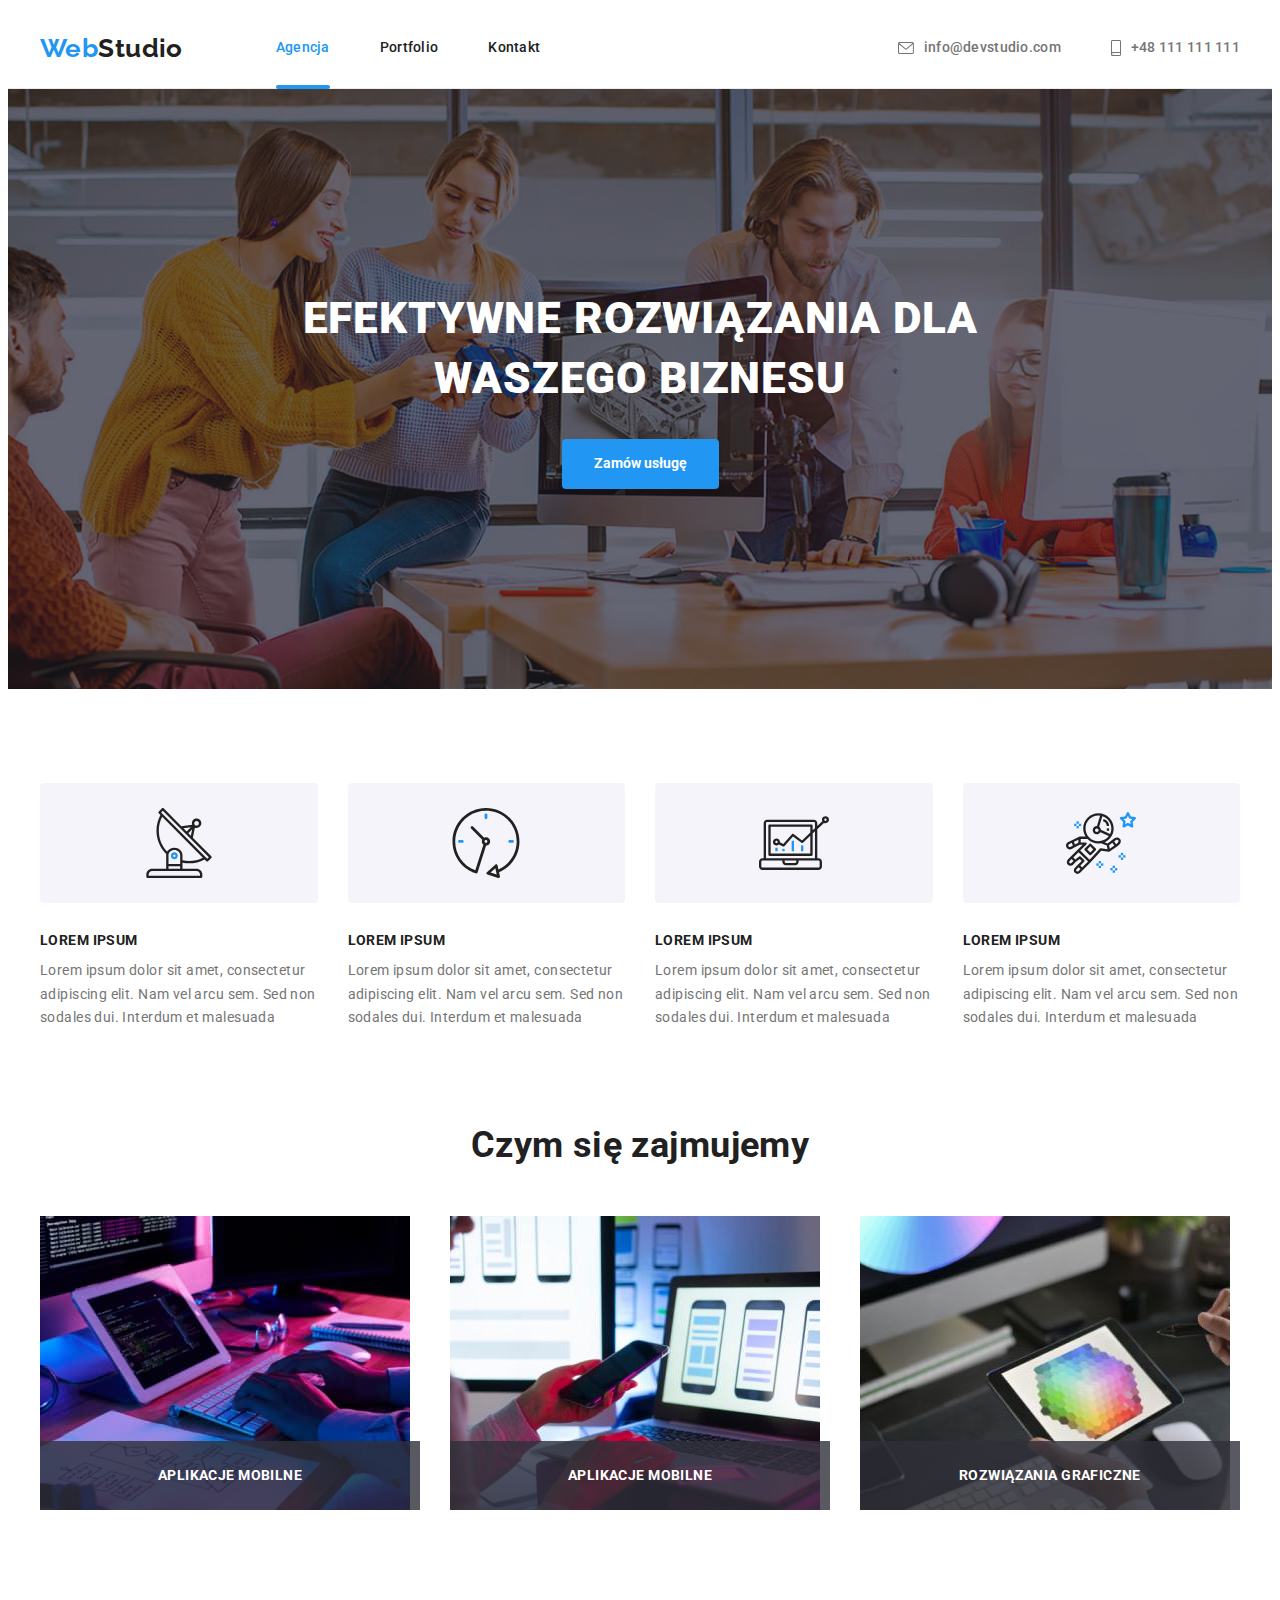
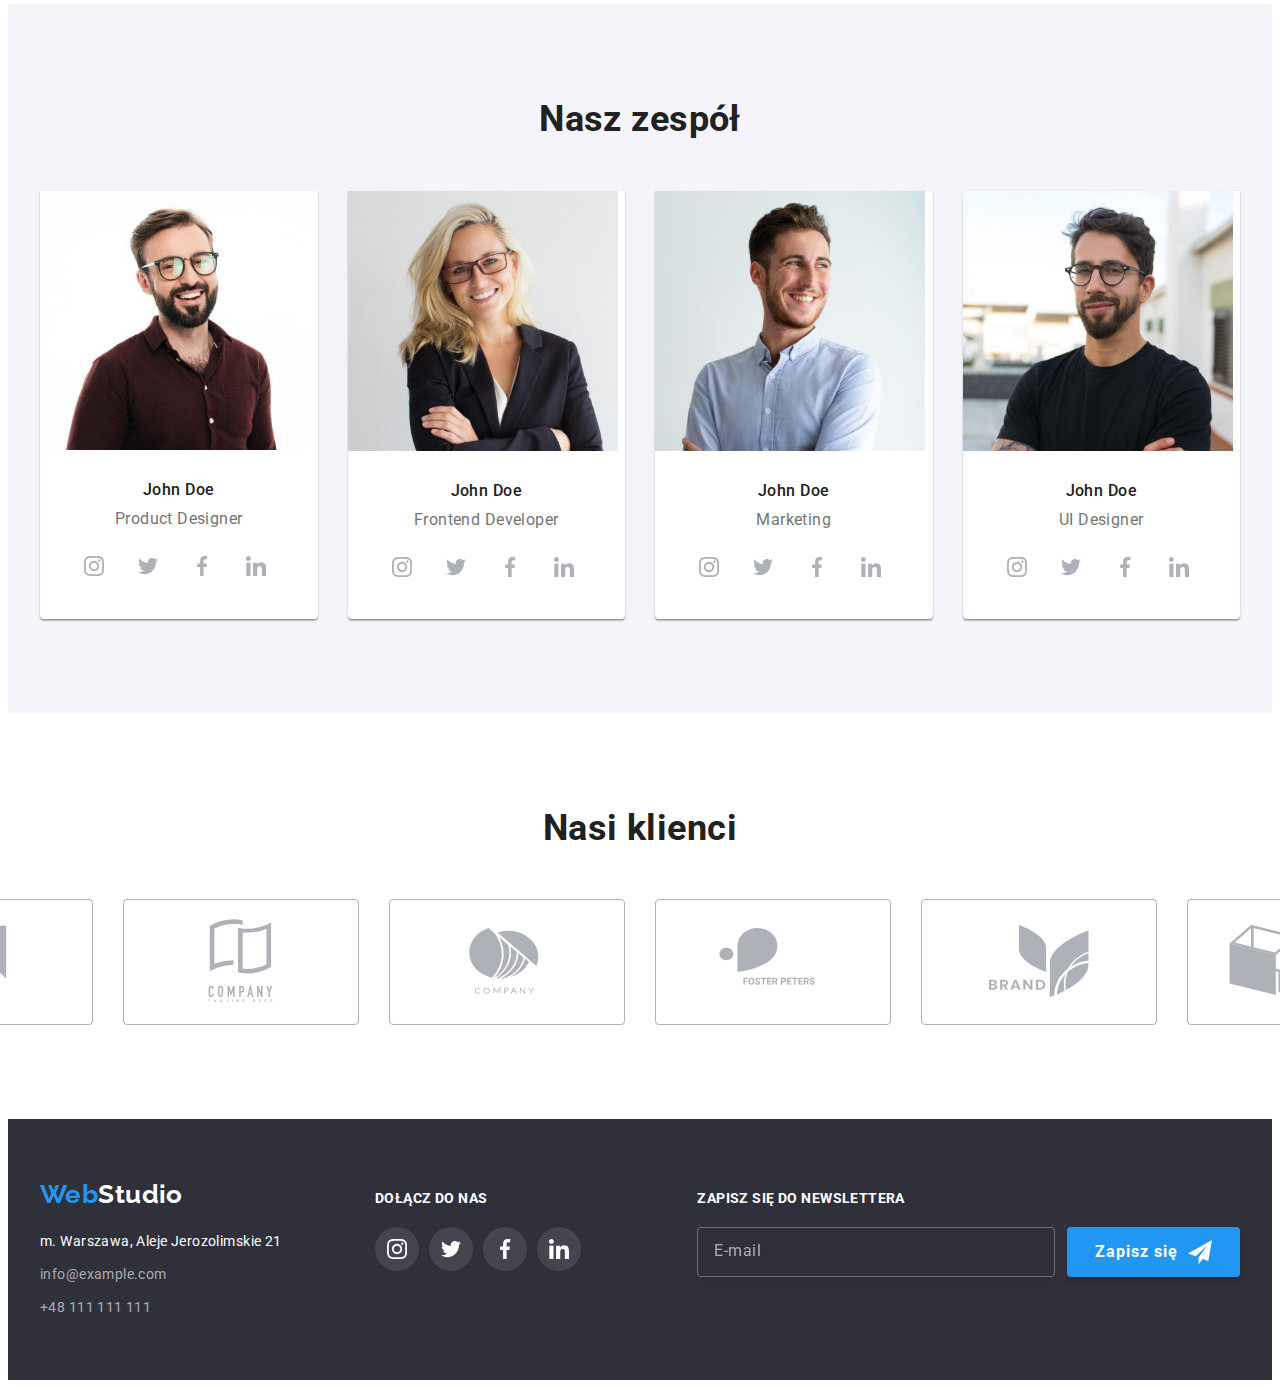
<file: index.html>
<!DOCTYPE html>
<html lang="en">

    <head>
        <meta charset="UTF-8">
        <meta http-equiv="X-UA-Compatible" content="IE=edge">
        <meta name="viewport" content="width=device-width, initial-scale=1.0">
        <title>Web Studio</title>
        <link rel="stylesheet" href="https://cdnjs.cloudflare.com/ajax/libs/modern-normalize/1.1.0/modern-normalize.min.css"
            integrity="sha512-wpPYUAdjBVSE4KJnH1VR1HeZfpl1ub8YT/NKx4PuQ5NmX2tKuGu6U/JRp5y+Y8XG2tV+wKQpNHVUX03MfMFn9Q=="
            crossorigin="anonymous" referrerpolicy="no-referrer" />
        <link rel="preconnect" href="https://fonts.gstatic.com">
        <link href="https://fonts.googleapis.com/css2?family=Raleway:wght@700&family=Roboto:wght@400;500;700;900&display=swap"
            rel="stylesheet">
        <link rel="stylesheet" href="./css/main.min.css">
    </head>

<body>

    <header class="header">
        <div class="conteiner header__conteiner">
            <nav class="navigation">
                <a href="./index.html" lang="en" class="logo link"><span class="logo--color">Web</span>Studio</a>
                <ul class="menu list">
                    <li class="menu__item"><a href="./index.html" class="menu__link menu__link--active link">Agencja</a></li>
                    <li class="menu__item"><a href="./portfolio.html" class="menu__link link">Portfolio</a></li>
                    <li class="menu__item"><a href="" class="menu__link link">Kontakt</a></li>
                </ul>
            </nav>
            <ul class="contact list">
                <li class="contact__item">
                    <a href="mailto:info@devstudio.com" class="contact__link link">
                        <svg class="contact__icon" width="16" height="12">
                            <use href="./images/sprite.svg#icon-envelope"></use>
                        </svg>
                    info@devstudio.com</a>
                </li>
                <li class="contact__item">
                    <a href="tel:+48111111111" class="contact__link link">
                        <svg class="contact__icon" width="10" height="16">
                            <use href="./images/sprite.svg#icon-smartphone"></use>
                        </svg>
                    +48 111 111 111</a>
                </li>
            </ul>
        </div>
    </header>

    <main>

        <!--HERO-->
        <section class="hero">
            <div class="conteiner">
                <h1 class="hero__title">
                        EFEKTYWNE ROZWIĄZANIA DLA WASZEGO BIZNESU
                </h1>
                <button type="button" class="hero__btn button" data-modal-open>Zamów usługę</button>
            </div>
        </section>

        <!--FEATURE-->
        <section class="feature section">
            <div class="conteiner">
                
                <ul class="feature-list list">
                    <li class="feature-list__item">
                        <div class="feature-list__icon--fon">
                            <svg class="feature-list__icon">
                                <use href="./images/sprite.svg#icon-antenna"></use>
                            </svg>
                        </div>
                        <h3 class="feature-list__subtitle subtitle">LOREM IPSUM</h3>
                        <p class="feature-list__text">Lorem ipsum dolor sit amet, consectetur adipiscing elit. Nam vel arcu sem. Sed non sodales dui. Interdum et malesuada</p>
                    </li>
                    <li class="feature-list__item">
                        <div class="feature-list__icon--fon">
                            <svg class="feature-list__icon">
                                <use href="./images/sprite.svg#icon-clock"></use>
                            </svg>
                        </div>
                        <h3 class="feature-list__subtitle subtitle">LOREM IPSUM</h3>
                        <p class="feature-list__text">Lorem ipsum dolor sit amet, consectetur adipiscing elit. Nam vel arcu sem. Sed non sodales dui. Interdum et malesuada</p>
                    </li>
                    <li class="feature-list__item">
                        <div class="feature-list__icon--fon">
                            <svg class="feature-list__icon">
                                <use href="./images/sprite.svg#icon-diagram"></use>
                            </svg>
                        </div>
                        <h3 class="feature-list__subtitle subtitle">LOREM IPSUM</h3>
                        <p class="feature-list__text">Lorem ipsum dolor sit amet, consectetur adipiscing elit. Nam vel arcu sem. Sed non sodales dui. Interdum et malesuada</p>
                    </li>
                    <li class="feature-list__item">
                        <div class="feature-list__icon--fon">
                            <svg class="feature-list__icon">
                                <use href="./images/sprite.svg#icon-astronaut"></use>
                            </svg>
                        </div>
                        <h3 class="feature-list__subtitle subtitle">LOREM IPSUM</h3>
                        <p class="feature-list__text">Lorem ipsum dolor sit amet, consectetur adipiscing elit. Nam vel arcu sem. Sed non sodales dui. Interdum et malesuada</p>
                    </li>
                </ul>
            </div>
        </section>

        <!--PROJECT-->
        <section class="project section">
            <div class="conteiner">
                <h2 class="title">Czym się zajmujemy</h2>
                <ul class="project-list list">
                    <li class="project-list__item">
                        <img src="./images/img1.jpg" alt="typing keyboard" width="370" height="294"
                            class="project-list__image">
                        <h3 class="project-list__subtitle subtitle">APLIKACJE MOBILNE</h3>
                        </li>
                    <li class="project-list__item">
                        <img src="./images/img2.jpg" alt="mobile phone" width="370" height="294"
                            class="project-list__image">
                        <h3 class="project-list__subtitle subtitle">APLIKACJE MOBILNE</h3>
                    </li>
                    <li class="project-list__item">
                        <img src="./images/img3.jpg" alt="tablet" width="370" height="294"
                            class="project-list__image">
                        <h3 class="project-list__subtitle subtitle">ROZWIĄZANIA GRAFICZNE</h3>
                    </li>
                </ul>
            </div>
        </section>

        <!--TEAM-->
        <section class="team-section section">
            <div class="conteiner">
                <h2 class="title">Nasz zespół</h2>
                <ul class="list team-list">
                    <li class="team-list-item">
                        <img src="./images/img4.jpg" alt="person" width="270" height="260" class="team-pic">
                        <div class="description-team">
                            <h3 class="team-subtitle text">John Doe</h3>
                            <p class="team-desc text" lang="en">Product Designer</p>
                            <ul class="social-list">
                                <li class="social-list__item">
                                    <a href="" class="social-list__link link">
                                        <svg class="social-list__icon" width="20" height="20">
                                            <use href="./images/sprite.svg#icon-instagram"></use>
                                        </svg>
                                    </a>
                                </li>
                                <li class="social-list__item">
                                    <a href="" class="social-list__link link">
                                        <svg class="social-list__icon" width="20" height="20">
                                            <use href="./images/sprite.svg#icon-twitter"></use>
                                        </svg>
                                    </a>
                                </li>
                                <li class="social-list__item">
                                    <a href="" class="social-list__link link">
                                        <svg class="social-list__icon" width="20" height="20">
                                            <use href="./images/sprite.svg#icon-facebook"></use>
                                        </svg>
                                    </a>
                                </li>
                                <li class="social-list__item">
                                    <a href="" class="social-list__link link">
                                        <svg class="social-list__icon" width="20" height="20">
                                            <use href="./images/sprite.svg#icon-linkedin"></use>
                                        </svg>
                                    </a>
                                </li>
                            </ul>
                        </div>
                    </li>
                    <li class="team-list-item">
                        <img src="./images/img5.jpg" alt="person" width="270" height="260" class="team-pic">
                        <div class="description-team">
                            <h3 class="team-subtitle text">John Doe</h3>
                            <p class="team-desc text" lang="en">Frontend Developer</p>
                            <ul class="social-list">
                                <li class="social-list__item">
                                    <a href="" class="social-list__link link">
                                        <svg class="social-list__icon" width="20" height="20">
                                            <use href="./images/sprite.svg#icon-instagram"></use>
                                        </svg>
                                    </a>
                                </li>
                                <li class="social-list__item">
                                    <a href="" class="social-list__link link">
                                        <svg class="social-list__icon" width="20" height="20">
                                            <use href="./images/sprite.svg#icon-twitter"></use>
                                        </svg>
                                    </a>
                                </li>
                                <li class="social-list__item">
                                    <a href="" class="social-list__link link">
                                        <svg class="social-list__icon" width="20" height="20">
                                            <use href="./images/sprite.svg#icon-facebook"></use>
                                        </svg>
                                    </a>
                                </li>
                                <li class="social-list__item">
                                    <a href="" class="social-list__link link">
                                        <svg class="social-list__icon" width="20" height="20">
                                            <use href="./images/sprite.svg#icon-linkedin"></use>
                                        </svg>
                                    </a>
                                </li>
                            </ul>
                        </div>
                    </li>
                    <li class="team-list-item">
                        <img src="./images/img6.jpg" alt="person" width="270" height="260" class="team-pic">
                            <div class="description-team">
                            <h3 class="team-subtitle text">John Doe</h3>
                            <p class="team-desc text" lang="en">Marketing</p>
                            <ul class="social-list">
                                <li class="social-list__item">
                                    <a href="" class="social-list__link link">
                                        <svg class="social-list__icon" width="20" height="20">
                                            <use href="./images/sprite.svg#icon-instagram"></use>
                                        </svg>
                                    </a>
                                </li>
                                <li class="social-list__item">
                                    <a href="" class="social-list__link link">
                                        <svg class="social-list__icon" width="20" height="20">
                                            <use href="./images/sprite.svg#icon-twitter"></use>
                                        </svg>
                                    </a>
                                </li>
                                <li class="social-list__item">
                                    <a href="" class="social-list__link link">
                                        <svg class="social-list__icon" width="20" height="20">
                                            <use href="./images/sprite.svg#icon-facebook"></use>
                                        </svg>
                                    </a>
                                </li>
                                <li class="social-list__item">
                                    <a href="" class="social-list__link link">
                                        <svg class="social-list__icon" width="20" height="20">
                                            <use href="./images/sprite.svg#icon-linkedin"></use>
                                        </svg>
                                    </a>
                                </li>
                            </ul>
                        </div>
                    </li>
                    <li class="team-list-item">
                        <img src="./images/img7.jpg" alt="person" width="270" height="260" class="team-pic">
                        <div class="description-team">
                            <h3 class="team-subtitle text">John Doe</h3>
                            <p class="team-desc text" lang="en">UI Designer</p>
                            <ul class="social-list">
                                <li class="social-list__item">
                                    <a href="" class="social-list__link link">
                                        <svg class="social-list__icon" width="20" height="20">
                                            <use href="./images/sprite.svg#icon-instagram"></use>
                                        </svg>
                                    </a>
                                </li>
                                <li class="social-list__item">
                                    <a href="" class="social-list__link link">
                                        <svg class="social-list__icon" width="20" height="20">
                                            <use href="./images/sprite.svg#icon-twitter"></use>
                                        </svg>
                                    </a>
                                </li>
                                <li class="social-list__item">
                                    <a href="" class="social-list__link link">
                                        <svg class="social-list__icon" width="20" height="20">
                                            <use href="./images/sprite.svg#icon-facebook"></use>
                                        </svg>
                                    </a>
                                </li>
                                <li class="social-list__item">
                                    <a href="" class="social-list__link link">
                                        <svg class="social-list__icon" width="20" height="20">
                                            <use href="./images/sprite.svg#icon-linkedin"></use>
                                        </svg>
                                    </a>
                                </li>
                            </ul>
                        </div>
                    </li>
                </ul>
            </div>
        </section>

        <!-- CLIENTS -->
        <section class="section">
            <div class="conteiner">
                <h2 class="title">Nasi klienci</h2>
                <ul class="client-list">
                    <li class="client-list-item">
                        <a href="" class="client-link  link">
                            <svg class="client-icon" >
                                <use href="./images/sprite.svg#icon-Logo"></use>
                            </svg>
                        </a>
                    </li>
                    <li class="client-list-item">
                        <a href="" class="client-link  link">
                            <svg class="client-icon" >
                                <use href="./images/sprite.svg#icon-Logo-1"></use>
                            </svg>
                        </a>
                    </li>
                    <li class="client-list-item">
                        <a href="" class="client-link  link">
                            <svg class="client-icon">
                                <use href="./images/sprite.svg#icon-Logo-2"></use>
                            </svg>
                        </a>
                    </li>
                    <li class="client-list-item">
                        <a href="" class="client-link  link">
                            <svg class="client-icon">
                                <use href="./images/sprite.svg#icon-Logo-3"></use>
                            </svg>
                        </a>
                    </li>
                    <li class="client-list-item">
                        <a href="" class="client-link  link">
                            <svg class="client-icon">
                                <use href="./images/sprite.svg#icon-Logo-4"></use>
                            </svg>
                        </a>
                    </li>
                    <li class="client-list-item">
                        <a href="" class="client-link  link">
                            <svg class="client-icon">
                                <use href="./images/sprite.svg#icon-Logo-5"></use>
                            </svg>
                        </a>
                    </li>
                </ul>
            </div>
        </section>

    </main>

    <footer class="footer">
        <div class="conteiner">
            <div class="footer-content">
                <div class="address">
                    <a href="./index.html" lang="en" class="logo link logo-footer"><span class="logo--color">Web</span>Studio</a>
                    <address>
                        <ul class="list contact-blok">
                            <li class="contact-blok__item">
                                <a href="https://goo.gl/maps/4eAhisx3BVDu1Mns9" target="_blank" rel="noopener noreferrer"
                                    class="link contact-blok__link contact-blok__link--color">m. Warszawa, Aleje Jerozolimskie 21</a>
                            </li>
                            <li class="contact-blok__item">
                                <a href="mailto:info@example.com" class="link contact-blok__link">info@example.com</a>
                            </li>
                            <li class="contact-blok__item">
                                <a href="tel:+48111111111" class="link contact-blok__link">+48 111 111 111</a>
                            </li>
                        </ul>
                    </address>
                </div>
                <div class="social">
                    <h2 class="social__title subtitle">DOŁĄCZ DO NAS</h2>
                    <ul class="social-list">
                        <li class="social-list__item">
                            <a href="" class="social-list__link link">
                                <svg class="footer__social-icon--bg social-list__icon" width="20" height="20">
                                    <use href="./images/sprite.svg#icon-instagram"></use>
                                </svg>
                            </a>
                        </li>
                        <li class="social-list__item">
                            <a href="" class="social-list__link link">
                                <svg class="footer__social-icon--bg social-list__icon" width="20" height="20">
                                    <use href="./images/sprite.svg#icon-twitter"></use>
                                </svg>
                            </a>
                        </li>
                        <li class="social-list__item">
                            <a href="" class="social-list__link link">
                                <svg class="footer__social-icon--bg social-list__icon" width="20" height="20">
                                    <use href="./images/sprite.svg#icon-facebook"></use>
                                </svg>
                            </a>
                        </li>
                        <li class="social-list__item">
                            <a href="" class="social-list__link link">
                                <svg class="footer__social-icon--bg social-list__icon" width="20" height="20">
                                    <use href="./images/sprite.svg#icon-linkedin"></use>
                                </svg>
                            </a>
                        </li>
                    </ul>
                </div>
                <form class="subscription-form">
                    <p class="subscription-form__title subtitle">ZAPISZ SIĘ DO NEWSLETTERA</p>
                    <div class="subscription-form__element">
                        <input type="email" name="user-subscription-mail" class="subscription-form__input" placeholder="E-mail" required>
                        <button type="submit" class="subscription-form__btn button">Zapisz się
                            <svg class="subscription-form__icon" width="24" height="24">
                                <use href="./images/sprite.svg#icon-icon-send"></use>
                            </svg>
                        </button>
                    </div>
                </form>
            </div>
        </div>
    </footer>

    <!-- MODAL -->
    <div class="backdrop is-hidden" data-modal>
        <div class="modal">
            <button type="button" class="close-btn" data-modal-close>
                <svg class="close-black" width="18" height="18">
                    <use href="./images/sprite.svg#icon-x"></use>
                </svg>
            </button>
            <form class="modal-form">
                <p class="modal-form-title">Zostaw swoje dane w formularzu poniżej</p>
                <label class="modal-form-field">
                    Imię
                    <span class="modal-form-field-element">
                        <input type="text" name="user-name" class="modal-form-input" required>
                        <svg class="modal-form-icon" width="18" height="18">
                            <use href="./images/sprite.svg#icon-person"></use>
                        </svg>
                    </span>
                </label>
                <label class="modal-form-field">
                    Telefon
                    <span class="modal-form-field-element">
                        <input type="tel" name="user-phone" class="modal-form-input" required>
                        <svg class="modal-form-icon" width="18" height="18">
                            <use href="./images/sprite.svg#icon-phone"></use>
                        </svg>
                    </span>
                </label>
                <label class="modal-form-field">
                    Email
                    <span class="modal-form-field-element">
                        <input type="email" name="user-mail" class="modal-form-input" required>
                        <svg class="modal-form-icon" width="18" height="18">
                            <use href="./images/sprite.svg#icon-email"></use>
                        </svg>
                    </span>
                </label>
                <label class="modal-form-field">Komentarz
                    <textarea name="user-message" class="modal-form-message" placeholder="Wprowadź tekst"></textarea>
                </label>
                <input type="checkbox" class="modal-form-checkbox hidden" id="accept-policy">
                <label for="accept-policy" class="modal-form-checkbox-label">
                    <span>
                    Oświadczam iż akceptuję
                    <a href="" class="modal-form-checkbox-link">
                        Regulamin</a>
                        i
                    <a href="" class="modal-form-checkbox-link">
                        Politykę Prywatności</a></label>
                    </span>
                <button type="submit" class="modal-form-btn button">Wyślij</button>
            </form>
        </div>
    </div>
    
    <script src="./js/modal.js"></script>
</body>
</html>
</file>
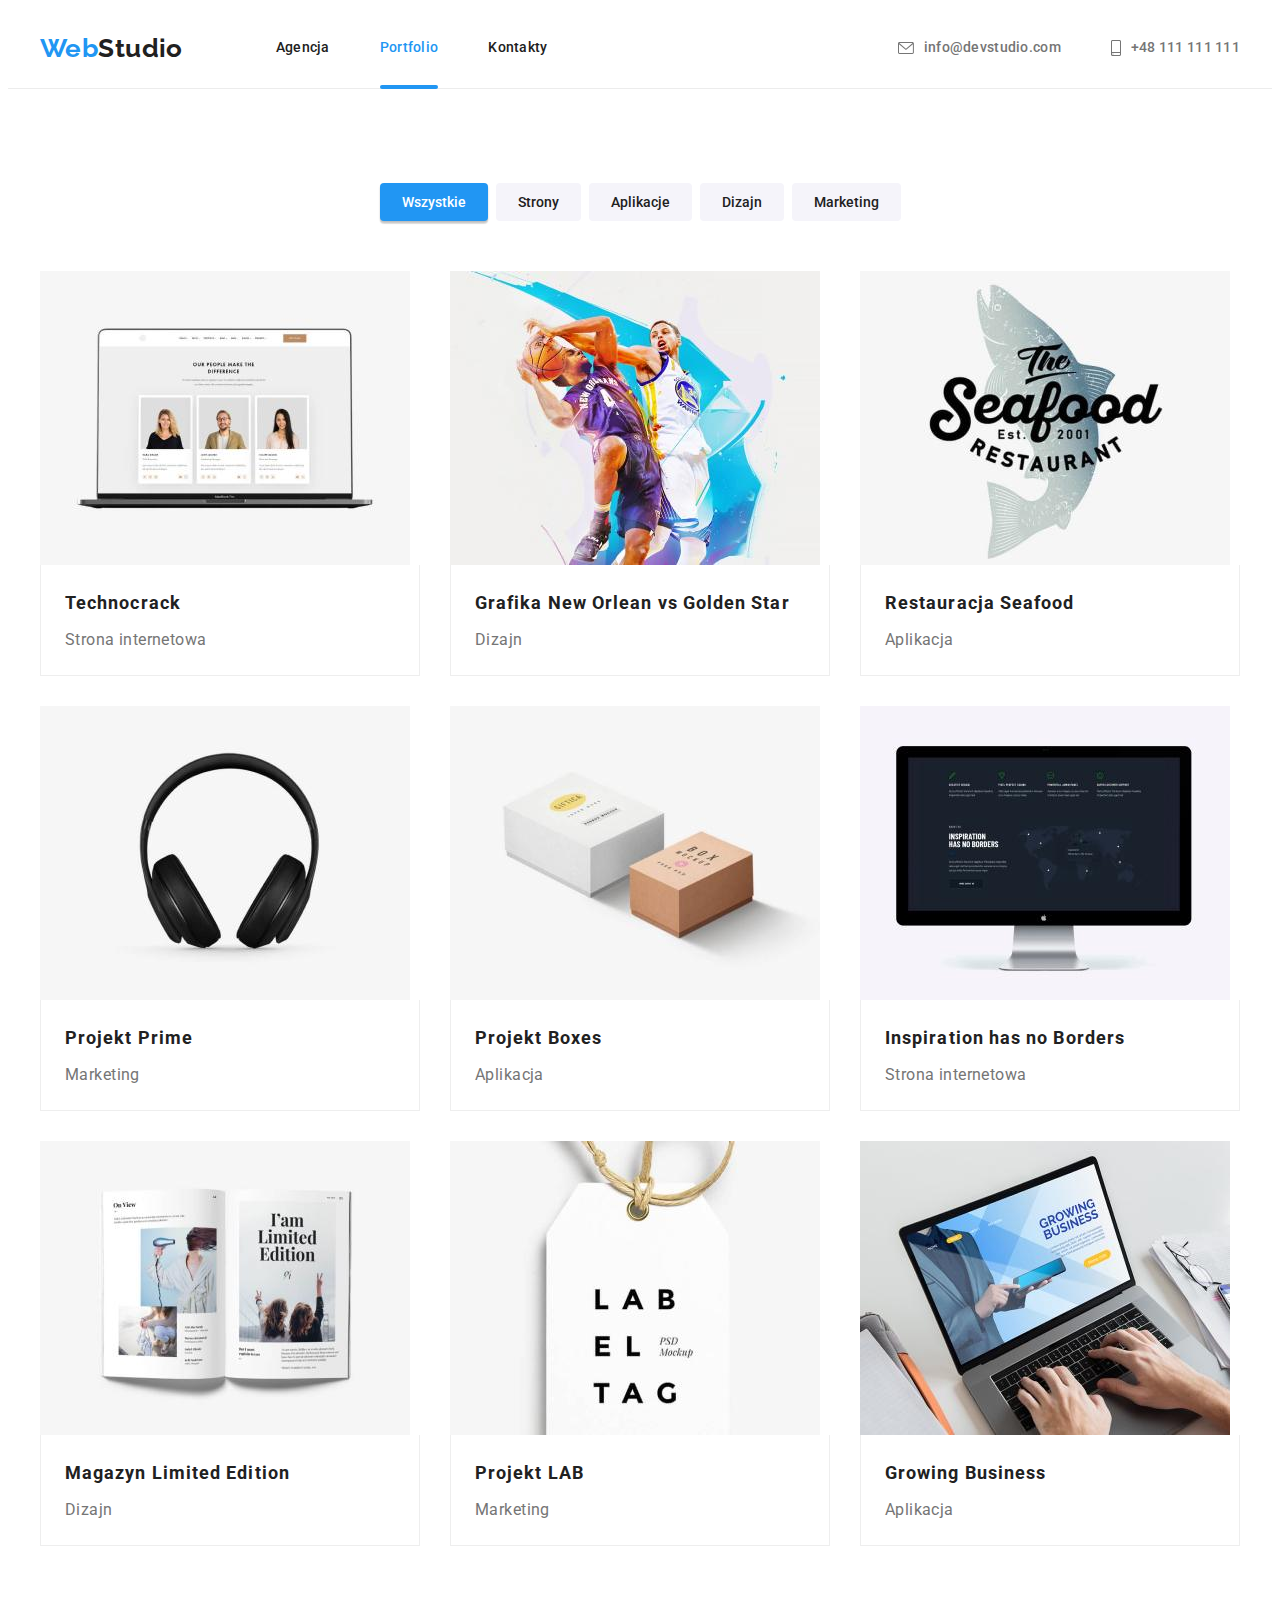
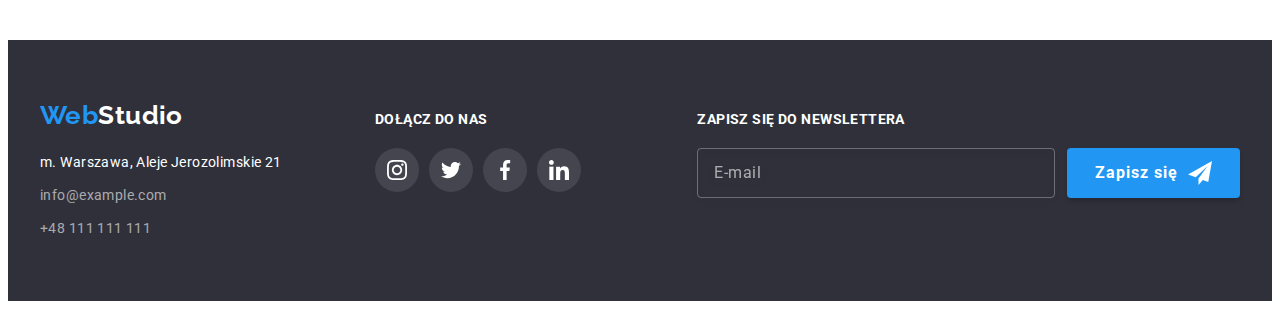
<file: portfolio.html>
<!DOCTYPE html>
<html lang="en">

<head>
    <meta charset="UTF-8">
    <meta http-equiv="X-UA-Compatible" content="IE=edge">
    <meta name="viewport" content="width=device-width, initial-scale=1.0">
    <title>Portfolio</title>
    <link rel="stylesheet" href="https://cdnjs.cloudflare.com/ajax/libs/modern-normalize/1.1.0/modern-normalize.min.css"
        integrity="sha512-wpPYUAdjBVSE4KJnH1VR1HeZfpl1ub8YT/NKx4PuQ5NmX2tKuGu6U/JRp5y+Y8XG2tV+wKQpNHVUX03MfMFn9Q=="
        crossorigin="anonymous" referrerpolicy="no-referrer" />
    <link rel="preconnect" href="https://fonts.gstatic.com">
    <link
        href="https://fonts.googleapis.com/css2?family=Raleway:wght@700&family=Roboto:wght@400;500;700;900&display=swap"
        rel="stylesheet">
    <link rel="stylesheet" href="./css/main.min.css">
</head>

<body>
    <header class="header">
        <div class="conteiner header__conteiner">
            <nav class="navigation">
                <a href="./index.html" lang="en" class="logo link"><span class="logo--color">Web</span>Studio</a>
                <ul class="menu list">
                    <li class="menu__item"><a href="./index.html" class="menu__link link">Agencja</a></li>
                    <li class="menu__item"><a href="./portfolio.html" class="menu__link menu__link--active link">Portfolio</a></li>
                    <li class="menu__item"><a href="" class="menu__link link">Kontakty</a></li>
                </ul>
            </nav>
            <ul class="contact list">
                <li class="contact__item">
                    <a href="mailto:info@devstudio.com" class="contact__link link">
                        <svg class="contact__icon" width="16" height="12">
                            <use href="./images/sprite.svg#icon-envelope"></use>
                        </svg>
                        info@devstudio.com</a>
                </li>
                <li class="contact__item">
                    <a href="tel:+380961111111" class="contact__link link">
                        <svg class="contact__icon" width="10" height="16">
                            <use href="./images/sprite.svg#icon-smartphone"></use>
                        </svg>
                        +48 111 111 111</a>
                </li>
            </ul>
        </div>
    </header>

    <main>
        <section class="portfolio-section">
        <div class="conteiner section">
            
            <!--Filters-->
                
                <ul class="list filter-list">
                    <li class="filter-list-item">
                        <button type="button" class="filter-btn button filter-btn--active">Wszystkie</button>
                    </li>
                    <li class="filter-list-item">
                        <button type="button" class="filter-btn button">Strony</button>
                    </li>
                    <li class="filter-list-item">
                        <button type="button" class="filter-btn button">Aplikacje</button>
                    </li>
                    <li class="filter-list-item">
                        <button type="button" class="filter-btn button">Dizajn</button>
                    </li>
                    <li class="filter-list-item">
                        <button type="button" class="filter-btn button">Marketing</button>
                    </li>
                </ul>
            
                <!--Gallery-->
                
                <ul class="list gallery-list">
                    <li class="gallery-list-item">
                        <a href="" class="gallery-link link">
                            <div class="card">
                                <img src="./images/portfolio/img1.jpg" alt="notebook" width="370" height="294">
                                    <p class="overlay">
                                        Technocrack jest popularną platformą wykorzystywaną do rozpowszechniania koronawirusa. Firmy wykorzystują tę platformę do celów szpiegowskich i ataków na niezabezpieczone serwery konkurencji
                                    </p>
                            </div>
                            <div class="description">
                                <h3 class="gallery-subtitle">Technocrack</h3>
                                <p class="gallery-desc">Strona internetowa</p>
                            </div>
                        </a>
                    </li>
                    <li class="gallery-list-item">
                        <a href="" class="gallery-link link">
                            <div class="card">
                                <img src="./images/portfolio/img2.jpg" alt="basketball" width="370"
                                    height="294">
                                    <p class="overlay">
                                        Technocrack jest popularną platformą wykorzystywaną do rozpowszechniania koronawirusa. Firmy wykorzystują tę platformę do celów szpiegowskich i ataków na niezabezpieczone serwery konkurencji
                                    </p>
                            </div>
                            <div class="description">
                                <h3 class="gallery-subtitle">Grafika New Orlean vs Golden Star</h3>
                                <p class="gallery-desc">Dizajn</p>
                            </div>
                        </a>
                    </li>
                    <li class="gallery-list-item">
                        <a href="" class="gallery-link link">
                            <div class="card">
                                <img src="./images/portfolio/img3.jpg" alt="restaurant" width="370" height="294">
                                    <p class="overlay">
                                        Technocrack jest popularną platformą wykorzystywaną do rozpowszechniania koronawirusa. Firmy wykorzystują tę platformę do celów szpiegowskich i ataków na niezabezpieczone serwery konkurencji
                                    </p>
                            </div>
                            <div class="description">
                                    <h3 class="gallery-subtitle">Restauracja Seafood</h3>
                                    <p class="gallery-desc">Aplikacja</p>
                            </div>
                        </a>
                    </li>
                    <li class="gallery-list-item">
                        <a href="" class="gallery-link link">
                            <div class="card">
                                <img src="./images/portfolio/img4.jpg" alt="headphones" width="370" height="294">
                                    <p class="overlay">
                                        Technocrack jest popularną platformą wykorzystywaną do rozpowszechniania koronawirusa. Firmy wykorzystują tę platformę do celów szpiegowskich i ataków na niezabezpieczone serwery konkurencji
                                    </p>
                            </div>
                            <div class="description">
                                <h3 class="gallery-subtitle">Projekt Prime</h3>
                                <p class="gallery-desc">Мarketing</p>
                            </div>
                        </a>
                    </li>
                    <li class="gallery-list-item">
                        <a href="" class="gallery-link link">
                            <div class="card">
                                <img src="./images/portfolio/img5.jpg" alt="boxes" width="370" height="294">
                                    <p class="overlay">
                                        Technocrack jest popularną platformą wykorzystywaną do rozpowszechniania koronawirusa. Firmy wykorzystują tę platformę do celów szpiegowskich i ataków na niezabezpieczone serwery konkurencji
                                    </p>
                            </div>
                            <div class="description">
                                    <h3 class="gallery-subtitle">Projekt Boxes</h3>
                                    <p class="gallery-desc">Aplikacja</p>
                            </div>
                        </a>
                    </li>
                    <li class="gallery-list-item">
                        <a href="" class="gallery-link link">
                            <div class="card">
                                <img src="./images/portfolio/img6.jpg" alt="screen" width="370"
                                height="294">
                                    <p class="overlay">
                                        Technocrack jest popularną platformą wykorzystywaną do rozpowszechniania koronawirusa. Firmy wykorzystują tę platformę do celów szpiegowskich i ataków na niezabezpieczone serwery konkurencji
                                    </p>
                            </div>
                            <div class="description">
                                    <h3 class="gallery-subtitle" lang="en">Inspiration has no Borders</h3>
                                    <p class="gallery-desc">Strona internetowa</p>
                            </div>
                        </a>
                    </li>
                    <li class="gallery-list-item">
                        <a href="" class="gallery-link link">
                            <div class="card">
                                <img src="./images/portfolio/img7.jpg" alt="magazin" width="370" height="294">
                                    <p class="overlay">
                                        Technocrack jest popularną platformą wykorzystywaną do rozpowszechniania koronawirusa. Firmy wykorzystują tę platformę do celów szpiegowskich i ataków na niezabezpieczone serwery konkurencji
                                    </p>
                            </div>
                            <div class="description">
                                    <h3 class="gallery-subtitle">Magazyn Limited Edition</h3>
                                    <p class="gallery-desc">Dizajn</p>
                            </div>
                        </a>
                    </li>
                    <li class="gallery-list-item">
                        <a href="" class="gallery-link link">
                            <div class="card">
                                <img src="./images/portfolio/img8.jpg" alt="label" width="370" height="294">
                                    <p class="overlay">
                                        Technocrack jest popularną platformą wykorzystywaną do rozpowszechniania koronawirusa. Firmy wykorzystują tę platformę do celów szpiegowskich i ataków na niezabezpieczone serwery konkurencji
                                    </p>
                            </div>
                            <div class="description">
                                    <h3 class="gallery-subtitle">Projekt LAB</h3>
                                    <p class="gallery-desc">Marketing</p>
                            </div>
                        </a>
                    </li>
                    <li class="gallery-list-item">
                        <a href="" class="gallery-link link">
                            <div class="card">
                                <img src="./images/portfolio/img9.jpg"
                                alt="typing keyboard" width="370" height="294">
                                    <p class="overlay">
                                        Technocrack jest popularną platformą wykorzystywaną do rozpowszechniania koronawirusa. Firmy wykorzystują tę platformę do celów szpiegowskich i ataków na niezabezpieczone serwery konkurencji
                                    </p>
                            </div>
                            <div class="description">
                                    <h3 class="gallery-subtitle" lang="en">Growing Business</h3>
                                    <p class="gallery-desc">Aplikacja</p>
                            </div>
                        </a>
                    </li>
                </ul>
        </div>
        </section>
    </main>

    <footer class="footer">
        <div class="conteiner">
            <div class="footer-content">
                <div class="address">
                    <a href="./index.html" lang="en" class="logo link logo-footer"><span
                            class="logo--color">Web</span>Studio</a>
                    <address>
                        <ul class="list contact-blok">
                            <li class="contact-blok__item">
                                <a href="https://goo.gl/maps/4eAhisx3BVDu1Mns9" target="_blank" rel="noopener noreferrer"
                                    class="link contact-blok__link contact-blok__link--color">m. Warszawa, Aleje Jerozolimskie 21</a>
                            </li>
                            <li class="contact-blok__item">
                                <a href="mailto:info@example.com" class="link contact-blok__link">info@example.com</a>
                            </li>
                            <li class="contact-blok__item">
                                <a href="tel:+4811111111" class="link contact-blok__link">+48 111 111 111</a>
                            </li>
                        </ul>
                    </address>
                </div>
                <div class="social">
                    <h2 class="social__title subtitle">DOŁĄCZ DO NAS</h2>
                    <ul class="social-list">
                        <li class="social-list__item">
                            <a href="" class="social-list__link link">
                                <svg class="footer__social-icon--bg social-list__icon" width="20" height="20">
                                    <use href="./images/sprite.svg#icon-instagram"></use>
                                </svg>
                            </a>
                        </li>
                        <li class="social-list__item">
                            <a href="" class="social-list__link link">
                                <svg class="footer__social-icon--bg social-list__icon" width="20" height="20">
                                    <use href="./images/sprite.svg#icon-twitter"></use>
                                </svg>
                            </a>
                        </li>
                        <li class="social-list__item">
                            <a href="" class="social-list__link link">
                                <svg class="footer__social-icon--bg social-list__icon" width="20" height="20">
                                    <use href="./images/sprite.svg#icon-facebook"></use>
                                </svg>
                            </a>
                        </li>
                        <li class="social-list__item">
                            <a href="" class="social-list__link link">
                                <svg class="footer__social-icon--bg social-list__icon" width="20" height="20">
                                    <use href="./images/sprite.svg#icon-linkedin"></use>
                                </svg>
                            </a>
                        </li>
                    </ul>
                </div>
                <form class="subscription-form">
                    <p class="subscription-form__title subtitle">ZAPISZ SIĘ DO NEWSLETTERA</p>
                    <div class="subscription-form__element">
                        <input type="email" name="user-subscription-mail" class="subscription-form__input"
                            placeholder="E-mail" required>
                        <button type="submit" class="subscription-form__btn button">Zapisz się
                            <svg class="subscription-form__icon" width="24" height="24">
                                <use href="./images/sprite.svg#icon-icon-send"></use>
                            </svg>
                        </button>
                    </div>
                </form>
            </div>
        </div>
    </footer>

</body>

</html>
</file>
<file: css/main.min.css>
:root{--accent-color: #2196f3;--accent-background: #2f303a;--secondary-background: #f5f4fa;--button-color: #188ce8;--text-color: #212121;--secondary-text-color: #757575;--accessary-color: #ffffff;--icon-color: #afb1b8;--bg-icon: rgba(255, 255, 255, 0.1);--main-font: "Roboto", sans-serif;--secondary-font: "Raleway", sans-serif;--box-shadow-main: 0px 4px 4px rgba(0, 0, 0, 0.15);--box-shadow-filter: 0px 3px 1px rgba(0, 0, 0, 0.1), 0px 1px 2px rgba(0, 0, 0, 0.08), 0px 2px 2px rgba(0, 0, 0, 0.12);--box-shadow-card: 0px 1px 3px rgba(0, 0, 0, 0.12), 0px 1px 1px rgba(0, 0, 0, 0.14), 0px 2px 1px rgba(0, 0, 0, 0.2);--box-shadow-gallery: 0px 1px 1px rgba(0, 0, 0, 0.12), 0px 4px 4px rgba(0, 0, 0, 0.06), 1px 4px 6px rgba(0, 0, 0, 0.16);--set-gap: 30px;--function-transition: cubic-bezier(0.4, 0, 0.2, 1)}.hidden{position:absolute;width:1px;height:1px;margin:-1px;border:0;padding:0;clip:rect(0 0 0 0);overflow:hidden}.modal-form-message,.modal-form-input{width:100%;height:40px;border:1px solid rgba(33,33,33,.2);box-sizing:border-box;border-radius:4px;transform:border 250ms var(--function-transition)}h1,h2,h3,h4,h5,h6,p{margin-top:0;margin-bottom:0}ul,ol{list-style:none;padding-left:0;margin:0}img{display:block;max-width:100%;height:auto}address{font-style:inherit}.link{text-decoration:none;color:inherit}.button{border:none;background:rgba(0,0,0,0);color:inherit;font-family:inherit;cursor:pointer;font-size:16px;border-radius:4px}body{font-family:var(--main-font);font-weight:400;font-size:14px;color:var(--text-color);letter-spacing:.03em}.section{padding-top:94px;padding-bottom:94px}.conteiner{width:1200px;padding-right:15px;padding-left:15px;margin-right:auto;margin-left:auto}.logo{font-size:26px;font-weight:700;line-height:1.19;margin-right:93px;font-family:var(--secondary-font);color:var(--text-color)}.logo--color{color:var(--accent-color)}.title{font-size:36px;font-weight:700;line-height:1.17;margin-bottom:50px;text-align:center}.subtitle{font-size:14px;font-weight:700;line-height:1.14;text-transform:uppercase}.social-list{display:flex}.social-list__item:not(:last-child){margin-right:10px}.social-list__link{display:flex;justify-content:center;align-items:center;width:44px;height:44px;background-color:var(--accessary-color);border-radius:50%;transition:background-color 250ms var(--function-transition)}.social-list__link:hover,.social-list__link:focus{background-color:var(--accent-color)}.social-list__icon{fill:var(--icon-color);transition:fill 250ms var(--function-transition)}.social-list__link:hover .social-list__icon,.social-list__link:focus .social-list__icon{fill:var(--accessary-color)}.filter-list{display:flex;justify-content:center;margin-bottom:50px}.filter-list-item:not(:last-child){margin-right:8px}.filter-btn{font-size:14px;font-weight:500;line-height:1.86;padding:6px 22px;background-color:var(--secondary-background);font-family:var(--main-font);text-align:center;color:var(--text-color);transition-property:color,background-color,box-shadow;transition-duration:250ms;transition-timing-function:var(--function-transition)}.filter-btn--active,.filter-btn:focus,.filter-btn:hover{color:var(--accessary-color);background-color:var(--accent-color);box-shadow:var(--box-shadow-filter)}.backdrop{position:fixed;top:0;left:0;width:100vw;height:100vh;background-color:rgba(0,0,0,.2);opacity:1;transition:opacity 250ms var(--function-transition)}.is-hidden{opacity:0;visibility:hidden;pointer-events:none}.modal{position:absolute;top:50%;left:50%;transform:translate(-50%, -50%) scale(1);width:528px;height:581px;transition:transform 250ms var(--function-transition);background-color:#fff;box-shadow:0px 1px 3px rgba(0,0,0,.12),0px 1px 1px rgba(0,0,0,.14),0px 2px 1px rgba(0,0,0,.2);border-radius:4px;padding:40px}.backdrop.is-hidden .modal{transform:translate(-50%, -50%) scale(0.1)}.close-btn{position:absolute;top:8px;right:8px;width:30px;height:30px;padding:0;display:flex;justify-content:center;align-items:center;border-radius:50%;border:1px solid rgba(0,0,0,.1);background:rgba(0,0,0,0);cursor:pointer;transform:fill 250ms var(--function-transition)}.close-btn:hover,.close-btn:focus{fill:var(--accent-color)}.modal-form{display:flex;flex-direction:column}.modal-form-title{font-size:20px;font-weight:700;line-height:1.15;margin-bottom:12px;text-align:center;color:var(--text-color)}.modal-form-field{margin-bottom:10px;font-size:12px;line-height:1.17;letter-spacing:.01em;color:var(--secondary-text-color)}.modal-form-field-element{position:relative;display:block;margin-top:4px}.modal-form-icon{position:absolute;top:50%;left:12px;transform:translateY(-50%)}.modal-form-input:focus+.modal-form-icon,.modal-form-input:hover+.modal-form-icon{fill:var(--accent-color)}.modal-form-input{padding-left:42px}.modal-form-input:hover,.modal-form-input:focus{cursor:pointer;outline:none;border:1px solid var(--accent-color)}.modal-form-message{height:120px;padding:12px 16px;resize:none}.modal-form-message:hover,.modal-form-message:focus{cursor:pointer;outline:none;border:1px solid var(--accent-color)}.modal-form-message::placeholder{font-size:12px;line-height:1.17;letter-spacing:.01em;color:rgba(117,117,117,.5)}.modal-form-checkbox-label{display:flex;align-items:center;justify-content:center;margin-bottom:var(--set-gap);line-height:1.71;text-align:center;color:var(--secondary-text-color)}.modal-form-checkbox-label::before{content:"";display:block;margin-right:8px;width:16px;height:16px;border:2px solid #000;border-radius:2px;cursor:pointer}.modal-form-checkbox:checked+.modal-form-checkbox-label::before{background-image:url(../images/icon.svg);background-color:var(--accent-color);background-size:contain;background-position:center;background-repeat:no-repeat;background-origin:border-box;border-color:rgba(0,0,0,0)}.modal-form-checkbox:focus+.modal-form-checkbox-label::before{border:2px solid var(--accent-color)}.modal-form-checkbox-link{color:var(--accent-color)}.modal-form-btn{font-weight:700;font-size:16px;line-height:1.88;margin:0 auto;padding:10px 56px;letter-spacing:.06em;color:var(--accessary-color);background-color:var(--accent-color);box-shadow:0px 4px 4px rgba(0,0,0,.15);transform:background-color 250ms var(--function-transition)}.modal-form-btn:hover,.modal-form-btn:focus{background-color:var(--button-color)}.header{border-bottom:1px solid #ececec}.header__conteiner,.navigation{display:flex;align-items:center}.menu{display:flex}.menu__item:not(:last-child),.contact__item:not(:last-child){margin-right:50px}.menu__link,.contact__link{font-size:14px;font-weight:500;line-height:1.14;display:block;padding-top:32px;padding-bottom:32px;letter-spacing:.02em}.menu__link{color:var(--text-color);transition:color 250ms var(--function-transition)}.menu__link:hover,.menu__link:focus{color:var(--accent-color)}.contact{display:flex;margin-left:auto}.contact__link{color:var(--secondary-text-color);display:flex;align-items:center;transition:color 250ms var(--function-transition)}.contact__link:hover,.contact__link:focus{color:var(--accent-color)}.contact__icon{fill:currentColor;margin-right:10px}.menu__link--active{position:relative;color:var(--accent-color)}.menu__link--active::after{content:"";position:absolute;bottom:-1px;display:block;width:100%;height:4px;background:var(--accent-color);border-radius:2px}.hero{background-image:linear-gradient(rgba(47, 48, 58, 0.4), rgba(47, 48, 58, 0.4)),url(../images/background-img.jpg);background-repeat:no-repeat;background-position:center;background-size:cover;max-width:1600px;padding:200px 0;margin:0 auto;background-color:var(--accent-background);text-align:center;letter-spacing:.06em}.hero .conteiner{max-width:696px}.hero__title{font-size:44px;font-weight:900;line-height:1.36;margin-bottom:var(--set-gap);text-transform:uppercase;color:var(--accessary-color)}.hero__btn{font-size:14px;font-weight:700;line-height:2.14;padding:10px 32px;font-family:var(--main-font);color:var(--accessary-color);background-color:var(--accent-color);box-shadow:var(--box-shadow-main);transition:background-color 250ms var(--function-transition)}.hero__btn:hover,.hero__btn:focus{background-color:var(--button-color)}.feature-list{display:flex;flex-wrap:wrap;margin-right:calc(-1*var(--set-gap));margin-bottom:calc(-1*var(--set-gap))}.feature-list__item{flex-basis:calc(25% - var(--set-gap));margin-right:var(--set-gap);margin-bottom:var(--set-gap)}.feature-list__icon--fon{display:flex;justify-content:center;align-items:center;margin-bottom:var(--set-gap);background-color:var(--secondary-background);border-radius:4px;padding:25px 0px}.feature-list__icon{display:block;width:70px;height:70px}.feature-list__subtitle{margin-bottom:10px}.feature-list__text{line-height:1.71;color:var(--secondary-text-color)}.project{padding-top:0}.project-list{display:flex;flex-wrap:wrap;margin-right:calc(-1*var(--set-gap));margin-bottom:calc(-1*var(--set-gap))}.project-list__item{flex-basis:calc(33.3333333333% - var(--set-gap));margin-right:var(--set-gap);margin-bottom:var(--set-gap);position:relative}.project-list__subtitle{position:absolute;left:0;bottom:0;width:100%;padding-top:27px;padding-bottom:27px;background-color:rgba(47,48,58,.8);text-align:center;color:var(--accessary-color)}.team-section{background-color:var(--secondary-background)}.team-list{display:flex;flex-wrap:wrap;margin-right:calc(-1*var(--set-gap));margin-bottom:calc(-1*var(--set-gap))}.team-list-item{flex-basis:calc(25% - var(--set-gap));margin-right:var(--set-gap);margin-bottom:var(--set-gap);background-color:var(--accessary-color);box-shadow:var(--box-shadow-card);border-radius:0px 0px 4px 4px}.description-team{padding:30px 32px}.text{font-size:16px;font-weight:400;line-height:1.19;text-align:center}.team-subtitle{margin-bottom:10px;font-weight:500}.team-desc{margin-bottom:16px;color:var(--secondary-text-color)}.client-list{display:flex;justify-content:center}.client-link{display:flex;justify-content:center;align-items:center;width:170px;height:92px;padding:16px 32px;border:1px solid var(--icon-color);border-radius:4px;transition:border 250ms var(--function-transition)}.client-link:hover,.client-link:focus{border:1px solid var(--accent-color)}.client-list-item:not(:last-child){margin-right:var(--set-gap)}.client-icon{fill:var(--icon-color);transition:fill 250ms var(--function-transition)}.client-link:hover .client-icon,.client-link:focus .client-icon{fill:var(--accent-color)}.footer{background-color:var(--accent-background);padding-top:60px;padding-bottom:60px}.footer-content{display:flex;align-items:baseline;justify-content:space-between}.address{margin-right:70px}.logo-footer{display:block;margin-bottom:20px;color:var(--accessary-color)}.contact-blok__item:not(:last-child){margin-bottom:9px}.contact-blok__link{line-height:1.71;color:rgba(255,255,255,.6);transition:color 250ms var(--function-transition)}.contact-blok__link--color{color:var(--accessary-color)}.contact-blok__link:hover,.contact-blok__link:focus{color:var(--accessary-color)}.social{margin-right:93px}.social__title,.subscription-form__title{margin-bottom:20px;color:var(--accessary-color)}.social-list__link{background-color:var(--bg-icon)}.footer__social-icon--bg{fill:var(--accessary-color)}.subscription-form__input{width:358px;height:50px;padding-left:16px;margin-right:12px;background-color:rgba(0,0,0,0);color:var(--accessary-color);border:1px solid rgba(255,255,255,.3);box-sizing:border-box;filter:drop-shadow(0px 4px 4px rgba(117, 45, 45, 0.15));border-radius:4px;transition:border 250ms var(--function-transition)}.subscription-form__input::placeholder{font-size:16px;font-weight:400;line-height:1.25;color:rgba(255,255,255,.6);font-family:Roboto;letter-spacing:.03em}.subscription-form__input:focus{outline:none;border-color:var(--accent-color)}.subscription-form__btn{font-size:16px;font-weight:700;line-height:1.88;display:flex;align-items:center;text-align:center;margin:0;padding:10px 28px;letter-spacing:.06em;color:var(--accessary-color);background-color:var(--accent-color);box-shadow:var(--box-shadow-main);transition:background-color 250ms var(--function-transition)}.subscription-form__btn:hover,.subscription-form__btn:focus{background-color:var(--button-color)}.subscription-form__icon{margin-left:10px}.subscription-form__element{display:flex;align-items:center}.gallery-list{display:flex;flex-wrap:wrap;margin-right:calc(-1*var(--set-gap));margin-bottom:calc(-1*var(--set-gap))}.gallery-list-item{flex-basis:calc(33.3333333333% - var(--set-gap));margin-right:var(--set-gap);margin-bottom:var(--set-gap)}.gallery-subtitle{font-size:18px;font-weight:700;line-height:2;margin-bottom:4px;letter-spacing:.06em;color:var(--text-color)}.gallery-desc{font-size:16px;font-weight:400;line-height:1.88;color:var(--secondary-text-color)}.description{padding:20px 24px;background-color:var(--accessary-color);border-right:1px solid #eee;border-bottom:1px solid #eee;border-left:1px solid #eee}.gallery-link{display:block}.gallery-link:hover,.gallery-link:focus{background-color:var(--accessary-color);box-shadow:var(--box-shadow-gallery);transition:backgroud-color 250ms var(--function-transition),box-shadow 250ms var(--function-transition)}.card{position:relative;overflow:hidden}.overlay{font-size:18px;font-weight:400;line-height:1.56;position:absolute;top:0;left:0;transform:translateY(100%);opacity:0;transition:transform 250ms var(--function-transition),opacity 250ms var(--function-transition);width:100%;height:100%;padding:49px 45px 49px 24px;color:var(--accessary-color);background-color:rgba(33,150,243,.9)}.gallery-link:hover .overlay,.gallery-link:focus .overlay{transform:translateY(0);opacity:1}/*# sourceMappingURL=main.min.css.map */
</file>
